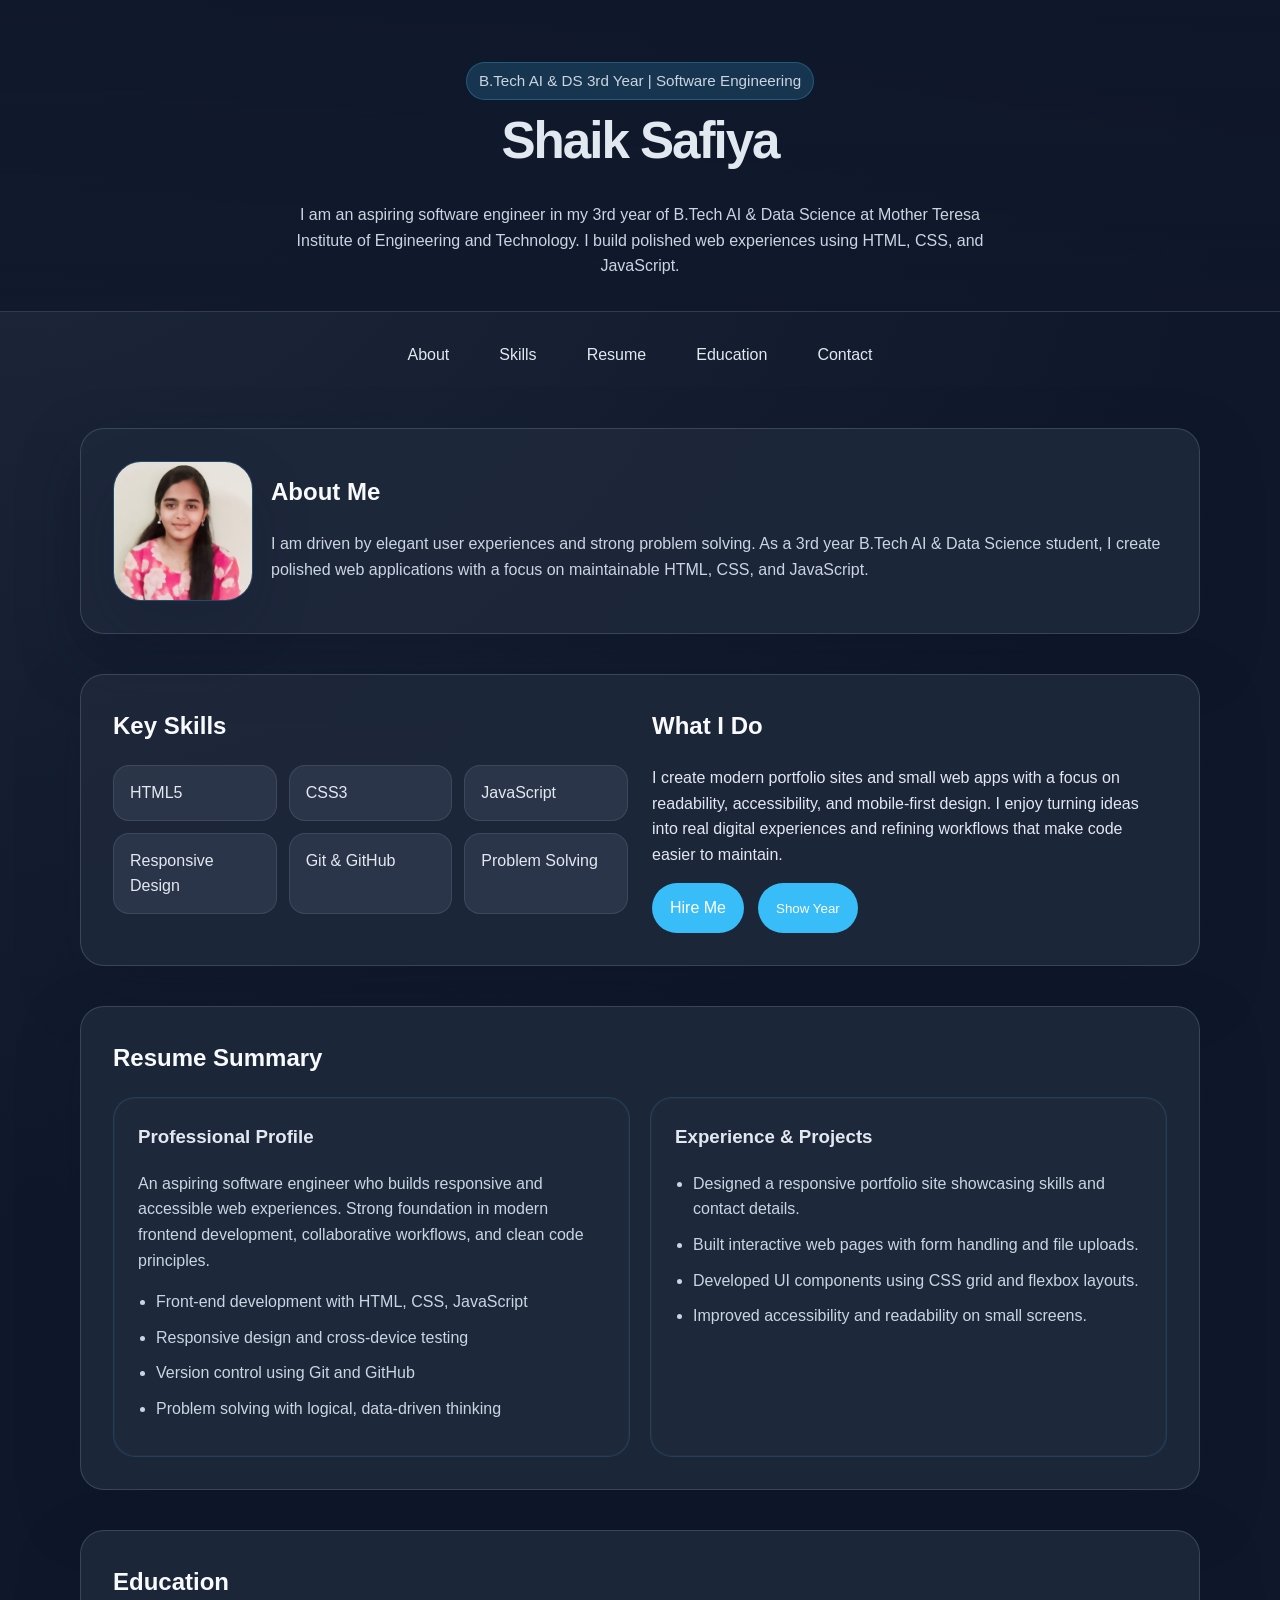
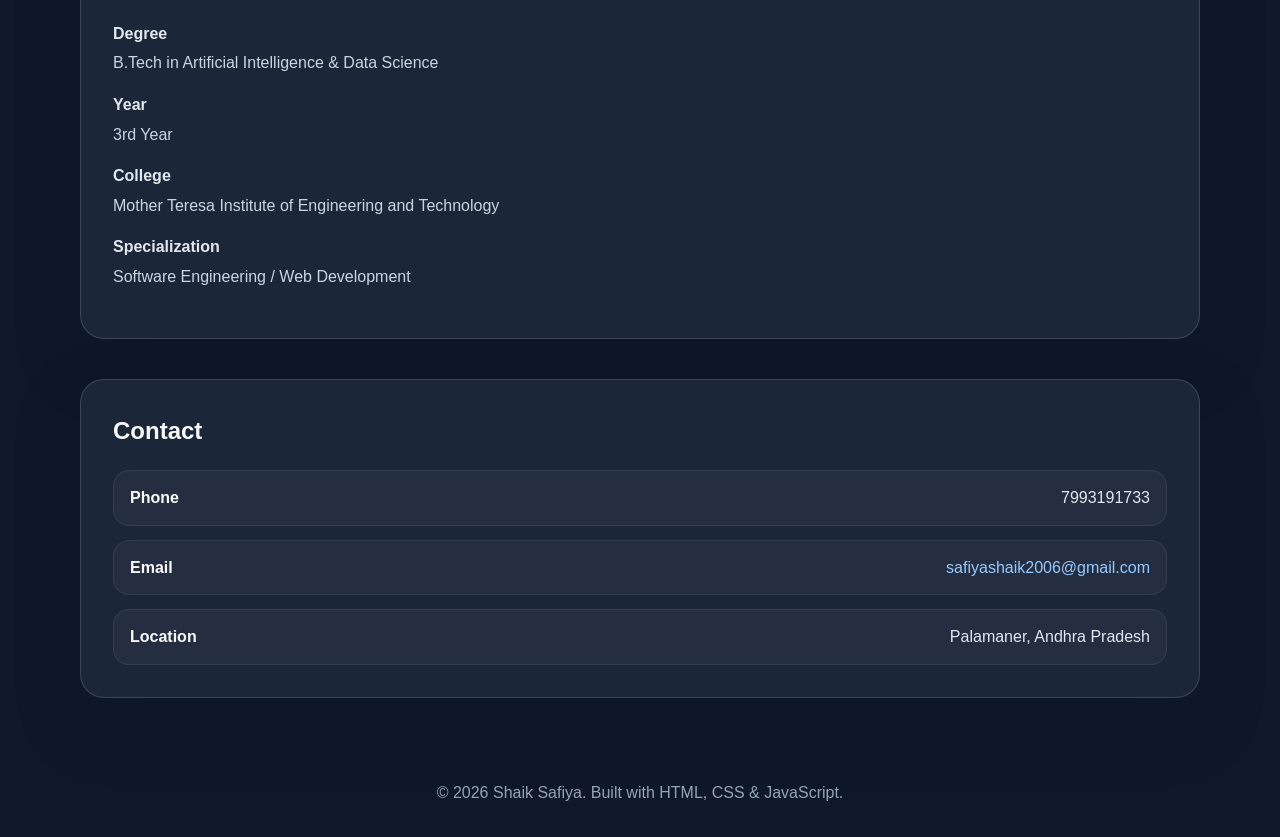
<file: index.html>
<!DOCTYPE html>
<html lang="en">
<head>
  <meta charset="UTF-8">
  <meta name="viewport" content="width=device-width, initial-scale=1.0">
  <title>Redirecting to Portfolio</title>
  <meta http-equiv="refresh" content="0; url=HTML-CSS/index.html">
</head>
<body>
  <p>Redirecting to <a href="HTML-CSS/index.html">your portfolio</a>...</p>
</body>
</html>
</file>
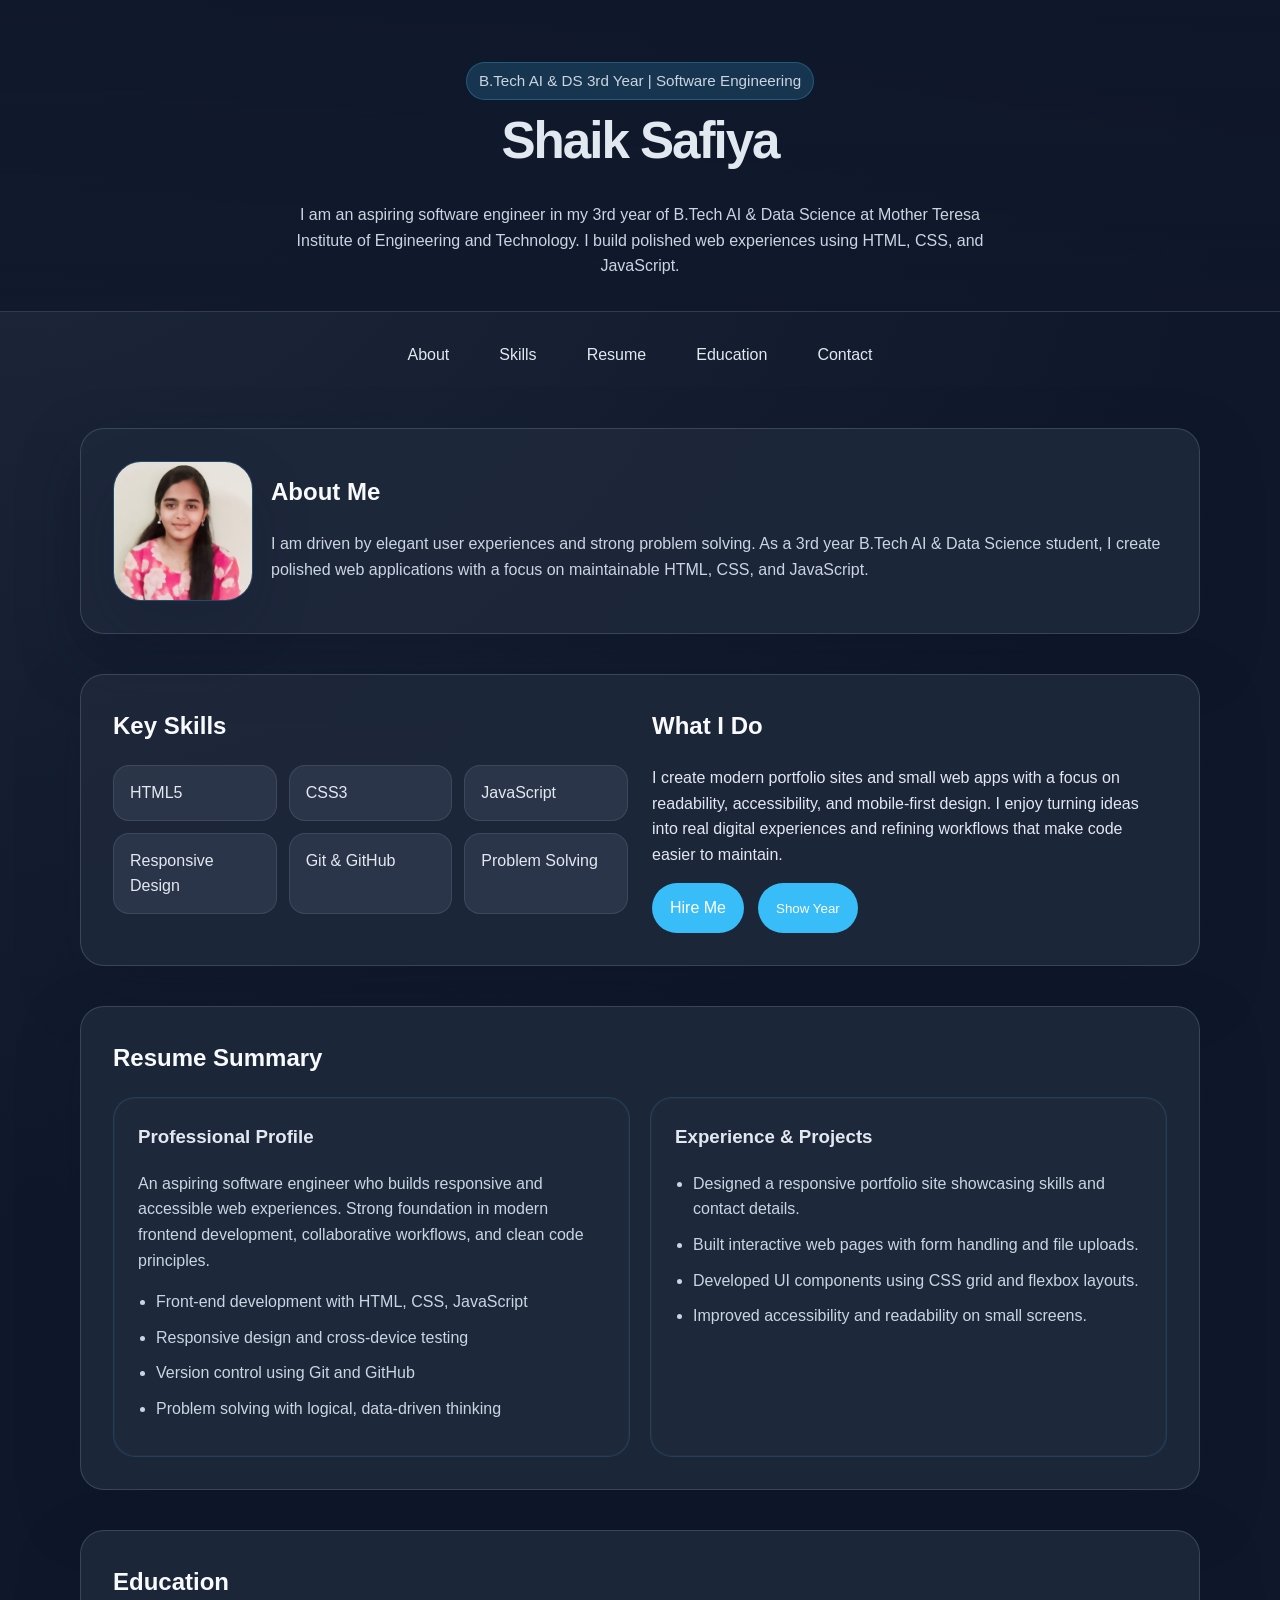
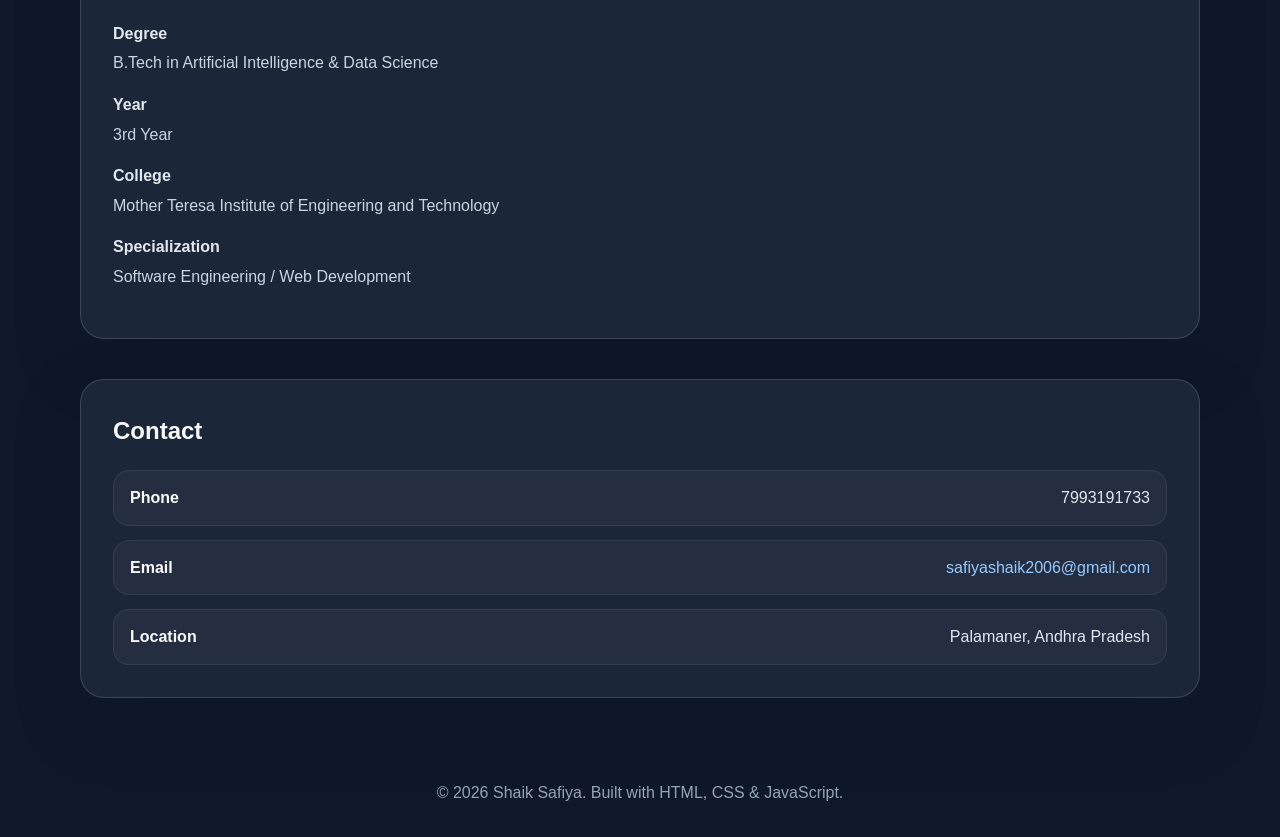
<file: HTML-CSS/index.html>
<!DOCTYPE html>
<html lang="en">
<head>
    <meta charset="UTF-8">
    <meta name="viewport" content="width=device-width, initial-scale=1.0">
    <title>Shaik Safiya | Portfolio</title>
    <style>
        :root {
            --bg: #0f172a;
            --surface: #111827;
            --text: #e2e8f0;
            --accent: #38bdf8;
            --accent-strong: #60a5fa;
            --border: rgba(148, 163, 184, 0.25);
            --shadow: 0 24px 60px rgba(15, 23, 42, 0.35);
        }

        * {
            box-sizing: border-box;
        }

        body {
            margin: 0;
            font-family: 'Segoe UI', Tahoma, Geneva, Verdana, sans-serif;
            background: radial-gradient(circle at top left, #1e293b 0%, #0f172a 45%);
            color: var(--text);
            line-height: 1.6;
        }

        header {
            padding: 42px 24px 32px;
            text-align: center;
            background: linear-gradient(180deg, rgba(15, 23, 42, 0.95), rgba(15, 23, 42, 0.82));
            border-bottom: 1px solid var(--border);
        }

        .container {
            width: min(1120px, 100% - 32px);
            margin: 0 auto;
        }

        .intro {
            max-width: 760px;
            margin: 0 auto;
        }

        .intro h1 {
            margin: 0;
            font-size: clamp(2.4rem, 4vw, 3.8rem);
            letter-spacing: -0.04em;
        }

        .intro p {
            margin: 20px auto 0;
            max-width: 700px;
            color: #cbd5e1;
        }

        nav {
            display: flex;
            justify-content: center;
            gap: 18px;
            flex-wrap: wrap;
            padding: 20px 0 10px;
        }

        nav a {
            color: var(--text);
            text-decoration: none;
            padding: 10px 16px;
            border-radius: 999px;
            transition: background 0.25s ease, transform 0.25s ease;
        }

        nav a:hover {
            background: rgba(56, 189, 248, 0.18);
            transform: translateY(-1px);
        }

        section {
            margin: 40px 0;
            padding: 32px;
            border-radius: 24px;
            background: rgba(30, 41, 59, 0.9);
            border: 1px solid var(--border);
            box-shadow: var(--shadow);
        }

        .grid {
            display: grid;
            gap: 24px;
        }

        .grid-2 {
            grid-template-columns: repeat(2, minmax(0, 1fr));
        }

        h2 {
            margin-top: 0;
            color: #f8fafc;
        }

        .badge {
            display: inline-flex;
            padding: 6px 12px;
            border-radius: 999px;
            background: rgba(56, 189, 248, 0.18);
            color: #bfdbfe;
            font-size: 0.95rem;
            border: 1px solid rgba(56, 189, 248, 0.28);
        }

        .profile-card {
            display: grid;
            gap: 18px;
            align-items: center;
            grid-template-columns: auto 1fr;
        }

        .profile-avatar {
            width: 140px;
            height: 140px;
            border-radius: 28px;
            overflow: hidden;
            border: 1px solid rgba(56, 189, 248, 0.25);
            box-shadow: 0 24px 60px rgba(15, 23, 42, 0.18);
        }

        .profile-avatar img {
            width: 100%;
            height: 100%;
            object-fit: cover;
            display: block;
        }

        .resume-grid {
            display: grid;
            grid-template-columns: repeat(2, minmax(0, 1fr));
            gap: 20px;
        }

        .resume-card {
            padding: 24px;
            border-radius: 22px;
            background: rgba(30, 41, 59, 0.92);
            border: 1px solid rgba(56, 189, 248, 0.16);
            box-shadow: inset 0 0 0 1px rgba(255,255,255,0.03);
        }

        .resume-card h3 {
            margin-top: 0;
            color: #e2e8f0;
        }

        .resume-card p,
        .resume-card li {
            color: #cbd5e1;
        }

        .resume-card ul {
            padding-left: 18px;
            margin: 12px 0 0;
        }

        .resume-card li {
            margin-bottom: 10px;
        }

        .profile-meta p {
            margin: 6px 0;
            color: #cbd5e1;
        }

        .details dt {
            font-weight: 700;
            margin-top: 16px;
        }

        .details dd {
            margin: 4px 0 0;
            color: #cbd5e1;
        }

        ul.skills {
            display: grid;
            grid-template-columns: repeat(auto-fit, minmax(160px, 1fr));
            gap: 12px;
            padding: 0;
            list-style: none;
            margin: 0;
        }

        ul.skills li {
            background: rgba(148, 163, 184, 0.12);
            padding: 14px 16px;
            border-radius: 16px;
            border: 1px solid rgba(148, 163, 184, 0.18);
        }

        .button-row {
            display: flex;
            flex-wrap: wrap;
            gap: 14px;
        }

        .button {
            display: inline-flex;
            align-items: center;
            justify-content: center;
            padding: 12px 18px;
            border-radius: 999px;
            border: none;
            color: white;
            background: var(--accent);
            cursor: pointer;
            transition: transform 0.2s ease, background 0.2s ease;
            text-decoration: none;
        }

        .button:hover {
            background: var(--accent-strong);
            transform: translateY(-1px);
        }

        .contact-list {
            display: grid;
            gap: 14px;
            padding: 0;
            margin: 0;
            list-style: none;
        }

        .contact-list li {
            display: flex;
            justify-content: space-between;
            gap: 16px;
            padding: 14px 16px;
            border-radius: 16px;
            background: rgba(255, 255, 255, 0.04);
            border: 1px solid rgba(148, 163, 184, 0.12);
        }

        .contact-list strong {
            color: #f8fafc;
        }

        footer {
            text-align: center;
            padding: 26px 0 16px;
            color: #94a3b8;
        }

        @media (max-width: 720px) {
            .profile-card {
                grid-template-columns: 1fr;
                text-align: center;
            }

            .profile-card .profile-meta {
                justify-self: center;
            }

            .grid-2 {
                grid-template-columns: 1fr;
            }
        }
    </style>
</head>
<body>
    <header>
        <div class="container intro">
            <p class="badge">B.Tech AI & DS 3rd Year | Software Engineering</p>
            <h1>Shaik Safiya</h1>
            <p>I am an aspiring software engineer in my 3rd year of B.Tech AI & Data Science at Mother Teresa Institute of Engineering and Technology. I build polished web experiences using HTML, CSS, and JavaScript.</p>
        </div>
    </header>

    <div class="container">
        <nav>
            <a href="#about">About</a>
            <a href="#skills">Skills</a>
            <a href="#resume">Resume</a>
            <a href="#education">Education</a>
            <a href="#contact">Contact</a>
        </nav>

        <section id="about">
            <div class="profile-card">
                <div class="profile-avatar">
                    <img src="safiya.jpg" alt="Shaik Safiya">
                </div>
                <div class="profile-meta">
                    <h2>About Me</h2>
                    <p>I am driven by elegant user experiences and strong problem solving. As a 3rd year B.Tech AI & Data Science student, I create polished web applications with a focus on maintainable HTML, CSS, and JavaScript.</p>
                </div>
            </div>
        </section>

        <section id="skills" class="grid grid-2">
            <div>
                <h2>Key Skills</h2>
                <ul class="skills">
                    <li>HTML5</li>
                    <li>CSS3</li>
                    <li>JavaScript</li>
                    <li>Responsive Design</li>
                    <li>Git & GitHub</li>
                    <li>Problem Solving</li>
                </ul>
            </div>
            <div>
                <h2>What I Do</h2>
                <p>I create modern portfolio sites and small web apps with a focus on readability, accessibility, and mobile-first design. I enjoy turning ideas into real digital experiences and refining workflows that make code easier to maintain.</p>
                <div class="button-row">
                    <a class="button" href="#contact">Hire Me</a>
                    <button class="button" id="themeToggle">Show Year</button>
                </div>
            </div>
        </section>

        <section id="resume">
            <h2>Resume Summary</h2>
            <div class="resume-grid">
                <article class="resume-card">
                    <h3>Professional Profile</h3>
                    <p>An aspiring software engineer who builds responsive and accessible web experiences. Strong foundation in modern frontend development, collaborative workflows, and clean code principles.</p>
                    <ul>
                        <li>Front-end development with HTML, CSS, JavaScript</li>
                        <li>Responsive design and cross-device testing</li>
                        <li>Version control using Git and GitHub</li>
                        <li>Problem solving with logical, data-driven thinking</li>
                    </ul>
                </article>
                <article class="resume-card">
                    <h3>Experience & Projects</h3>
                    <ul>
                        <li>Designed a responsive portfolio site showcasing skills and contact details.</li>
                        <li>Built interactive web pages with form handling and file uploads.</li>
                        <li>Developed UI components using CSS grid and flexbox layouts.</li>
                        <li>Improved accessibility and readability on small screens.</li>
                    </ul>
                </article>
            </div>
        </section>
        <section id="education">
            <h2>Education</h2>
            <dl class="details">
                <dt>Degree</dt>
                <dd>B.Tech in Artificial Intelligence & Data Science</dd>
                <dt>Year</dt>
                <dd>3rd Year</dd>
                <dt>College</dt>
                <dd>Mother Teresa Institute of Engineering and Technology</dd>
                <dt>Specialization</dt>
                <dd>Software Engineering / Web Development</dd>
            </dl>
        </section>

        <section id="contact">
            <h2>Contact</h2>
            <ul class="contact-list">
                <li><strong>Phone</strong><span>7993191733</span></li>
                <li><strong>Email</strong><span><a href="mailto:safiyashaik2006@gmail.com" style="color:#96caff; text-decoration:none;">safiyashaik2006@gmail.com</a></span></li>
                <li><strong>Location</strong><span>Palamaner, Andhra Pradesh</span></li>
            </ul>
        </section>
    </div>

    <footer>
        <p>&copy; <span id="currentYear"></span> Shaik Safiya. Built with HTML, CSS & JavaScript.</p>
    </footer>

    <script>
        const yearEl = document.getElementById('currentYear');
        yearEl.textContent = new Date().getFullYear();

        document.getElementById('themeToggle').addEventListener('click', () => {
            alert('Hello! I am Shaik Safiya, a B.Tech AI & DS student and aspiring software engineer.');
        });
    </script>
</body>
</html>
</file>
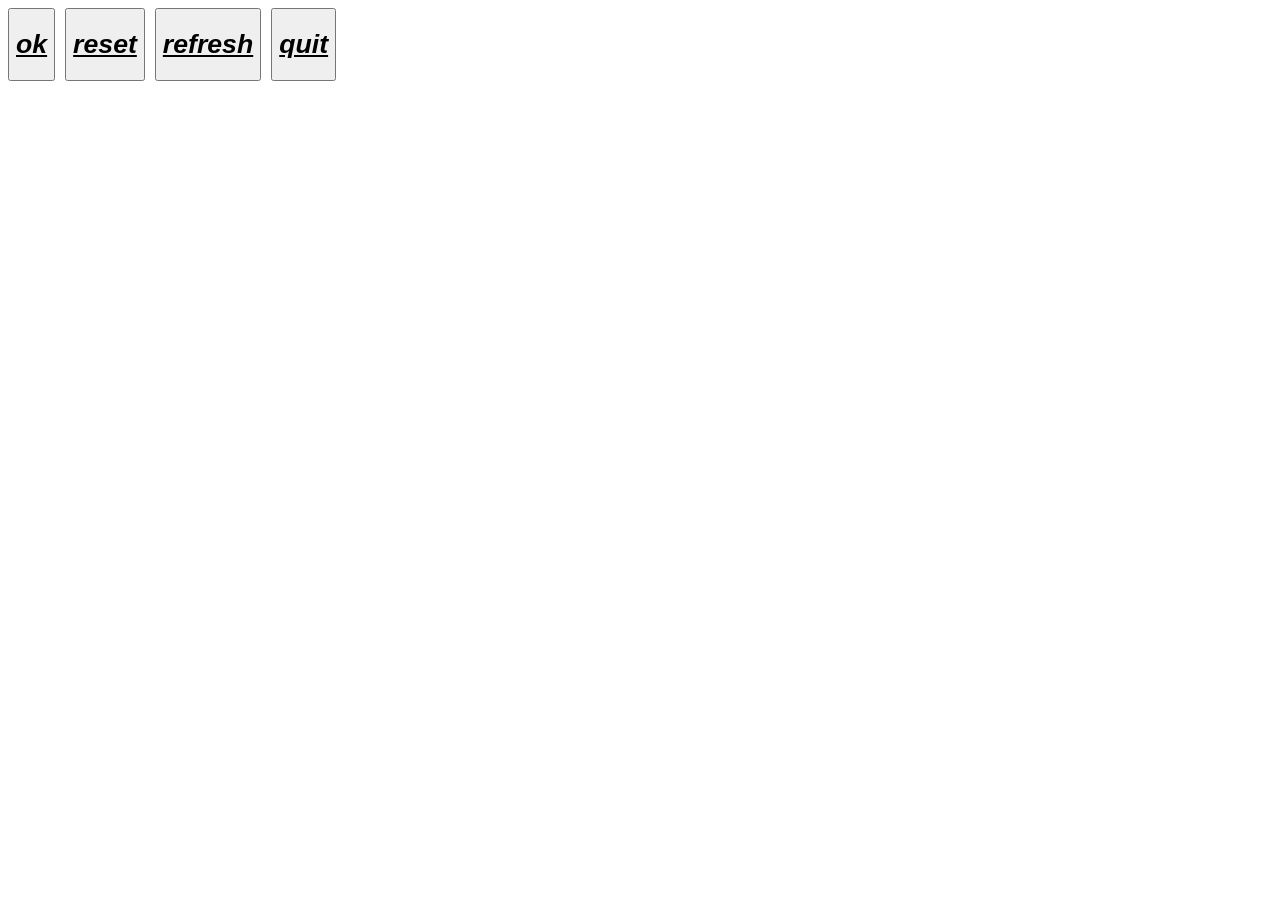
<file: HTML-CSS/blank.html>
<!DOCTYPE html>
<html lang="en">
<head>
    <meta charset="UTF-8">
    <meta name="viewport" content="width=device-width, initial-scale=1.0">
    <title>Color</title>
    <link rel="stylesheet" href="gradient.css">
</head>
<body>
    <b><button><u><i>
        <h1>ok</h1>
    </i></u></button></b>
    <b><button><u><i>
        <h1>reset</h1>
    </i></u></button></b>
    <b><button><u><i>
        <h1>refresh</h1>
    </i></u></button></b>
    <b><button><u><i>
        <h1>quit</h1>
    </i></u></button></b>
</body>
</html>
</file>
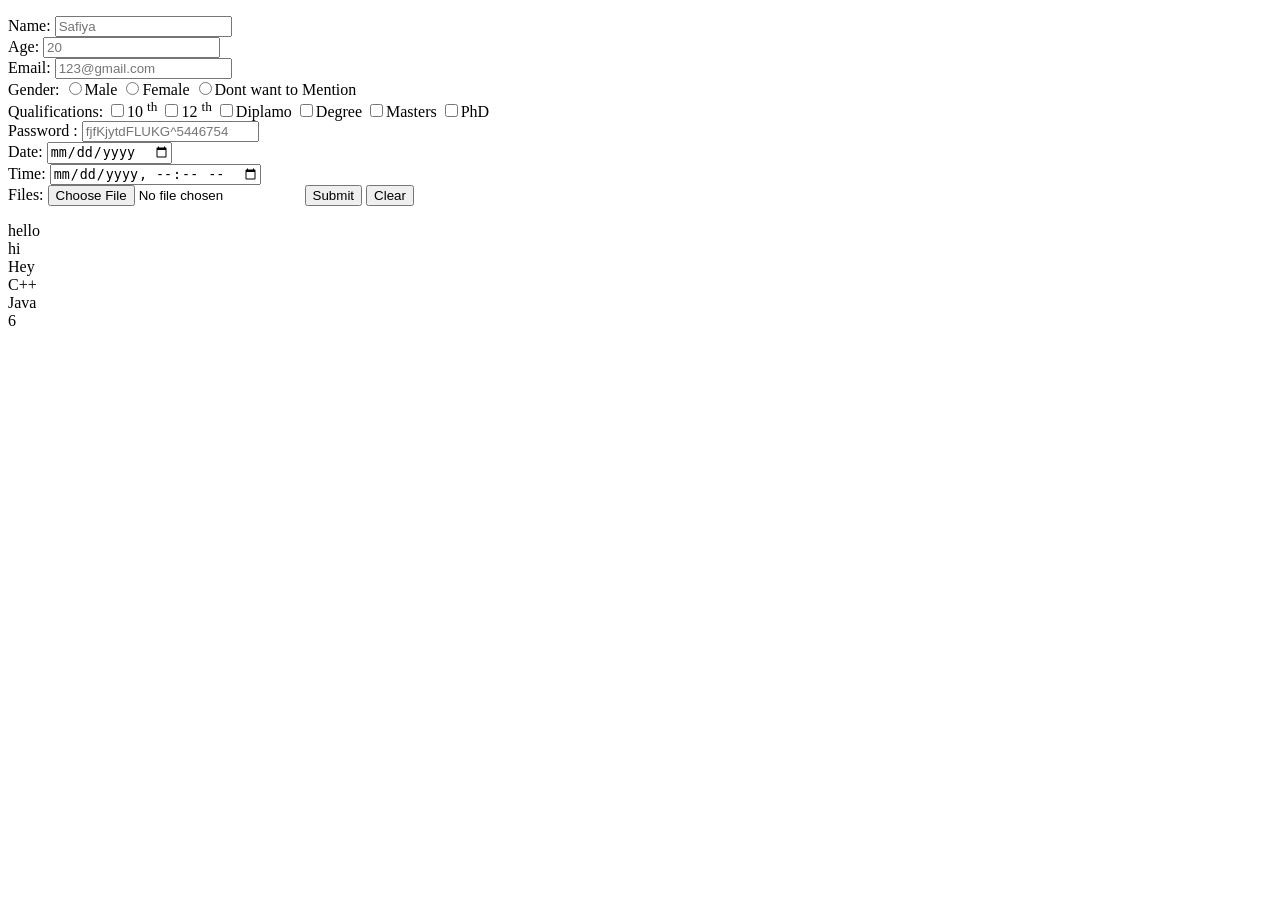
<file: HTML-CSS/form.html>
<!DOCTYPE html>
<html lang="en">
<head>
    <meta charset="UTF-8">
    <meta name="viewport" content="width=device-width, initial-scale=1.0">
    <title>Forms</title>
</head>
<body>
    <form>
        <p>
            Name: <input type="text" placeholder="Safiya"><br>
            Age: <input type="number" placeholder="20"><br>
            Email: <input type="mail" placeholder="123@gmail.com"><br>
            Gender: <input type="radio" name="gender" id="1">Male
            <input type="radio" name="gender" id="2">Female
            <input type="radio" name="gender" id="3">Dont want to Mention <br>
            Qualifications: <input type="checkbox" name="qualification" id="1">10 <sup>th</sup> 
            <input type="checkbox" name="qualification" id="2">12 <sup>th</sup>
            <input type="checkbox" name="qualification" id="6">Diplamo
            <input type="checkbox" name="qualification" id="3">Degree
            <input type="checkbox" name="qualification" id="4">Masters
            <input type="checkbox" name="qualification" id="5">PhD <br>
            Password : <input type="password" placeholder="fjfKjytdFLUKG^5446754"><br>
            Date: <input type="date"><br>
            Time: <input type="datetime-local">
            <br>
            Files: <input type="file">
            <button type="submit">Submit</button> <button type="reset">Clear</button>
        </p>
    </form>
    <header>hello</header>
    <div id="1">hi</div>
    <div id="2">Hey</div>
    <div class="CSE">C++</div>
    <label for="Name">Java</label>
    <footer>6</footer>
</body>
</html>
</file>
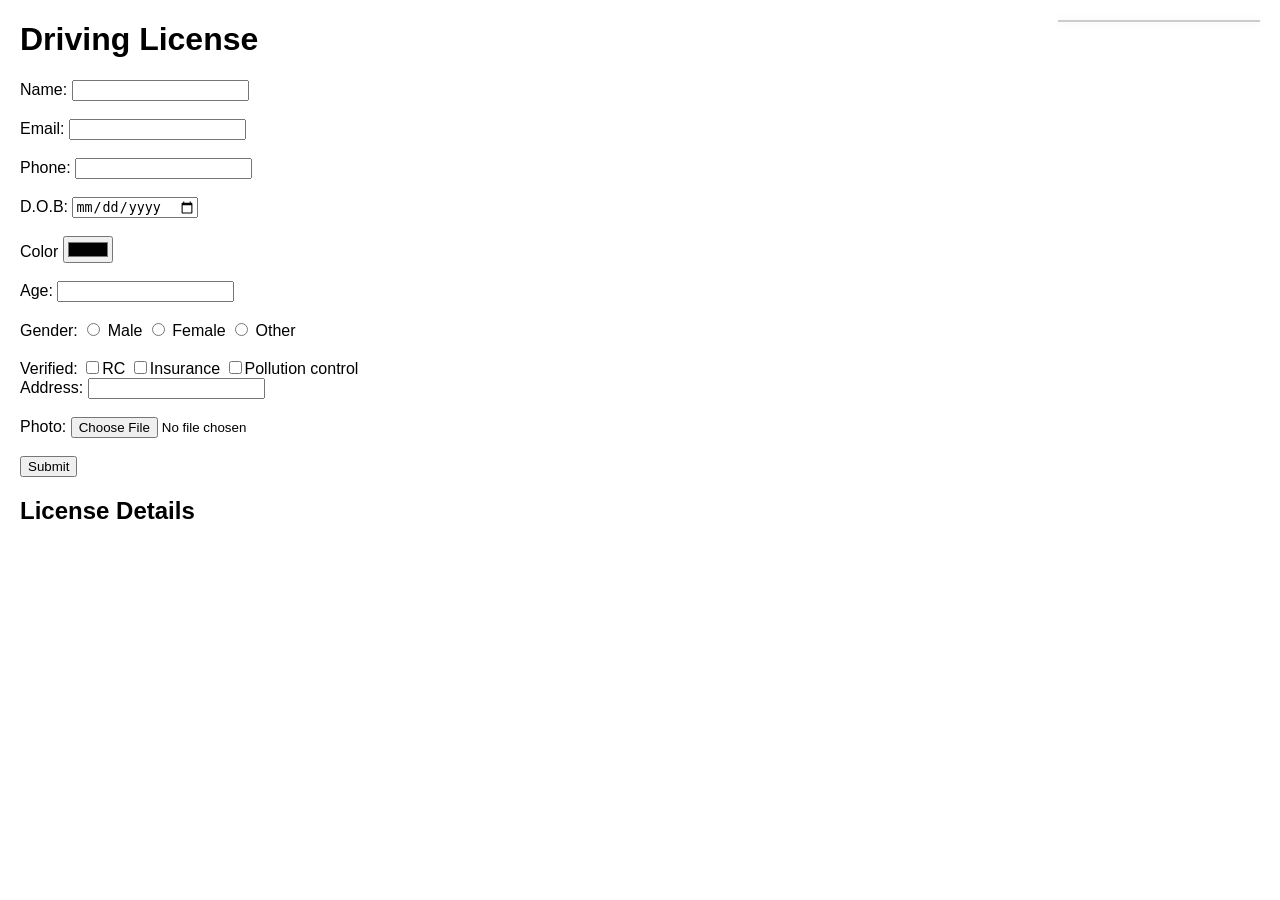
<file: HTML-CSS/form1.html>
<!DOCTYPE html>
<html lang="en">
<head>
    <meta charset="UTF-8">
    <meta name="viewport" content="width=device-width, initial-scale=1.0">
    <title>Responsive Form</title>
    <style>
        body {
            margin: 0;
            padding: 0;
            font-family: Arial, sans-serif;
        }
        #details {
            margin: 20px;
            max-width: 500px;
        }
        #dp {
            position: absolute;
            top: 20px;
            right: 20px;
            width: 200px;
            height: auto;
            border: 1px solid #ccc;
            box-shadow: 0 0 8px rgba(0,0,0,0.1);
        }
        h1, h2 {
            margin-left: 20px;
        }
        p {
            margin-left: 20px;
        }
    </style>
</head>
<body>
    <h1>Driving License</h1>
    <form id ="details">
        <label>Name:</label>
        <input type="text" id="name" required>
        <br><br>
        <label>Email:</label>
        <input type="email" id="mail" required>
        <br><br>
        <label>Phone:</label>
        <input type ="number" id ="phone" required>
        <br><br>
        <label>D.O.B:</label>
        <input type="date" id="dob" required>
        <br><br>
        <label>Color</label>
        <input type="color" id="color">
        <br><br>
         <label>Age:</label>
        <input type ="number" id ="age" required>
        <br><br>
        <label>Gender:</label>
        <input type="radio" name="gender" id="gender-male" value="Male" required> <label for="gender-male">Male</label>
        <input type="radio" name="gender" id="gender-female" value="Female"> <label for="gender-female">Female</label>
        <input type="radio" name="gender" id="gender-other" value="Other"> <label for="gender-other">Other</label>
        <br><br>
        <label>Verified:</label>
        <input type="checkbox" name = "documents" value="RC book">RC
        <input type="checkbox" name="documents" value="Insurance">Insurance
        <input type="checkbox" name="documents" value="Pollution control">Pollution control
        <br>        
         <label>Address:</label> 
        <input type ="text" id ="address" required>
        <br><br>
        <label>Photo:</label>
        <input type ="file" id ="image" accept="image/*" required>
        <br><br>
        <button type="submit">Submit</button>
            </form>
            <h2>License Details</h2>
            <p id="p1"></p>
            <p id="p2"></p>
            <p id="p3"></p>
            <p id="p4"></p>
            <p id="p5"></p>
            <p id="p6"></p>
            <p id="p7"></p>
            <img id="dp" width="200px">
            <script src ="Form.js"></script>
</body>
</html>
</file>
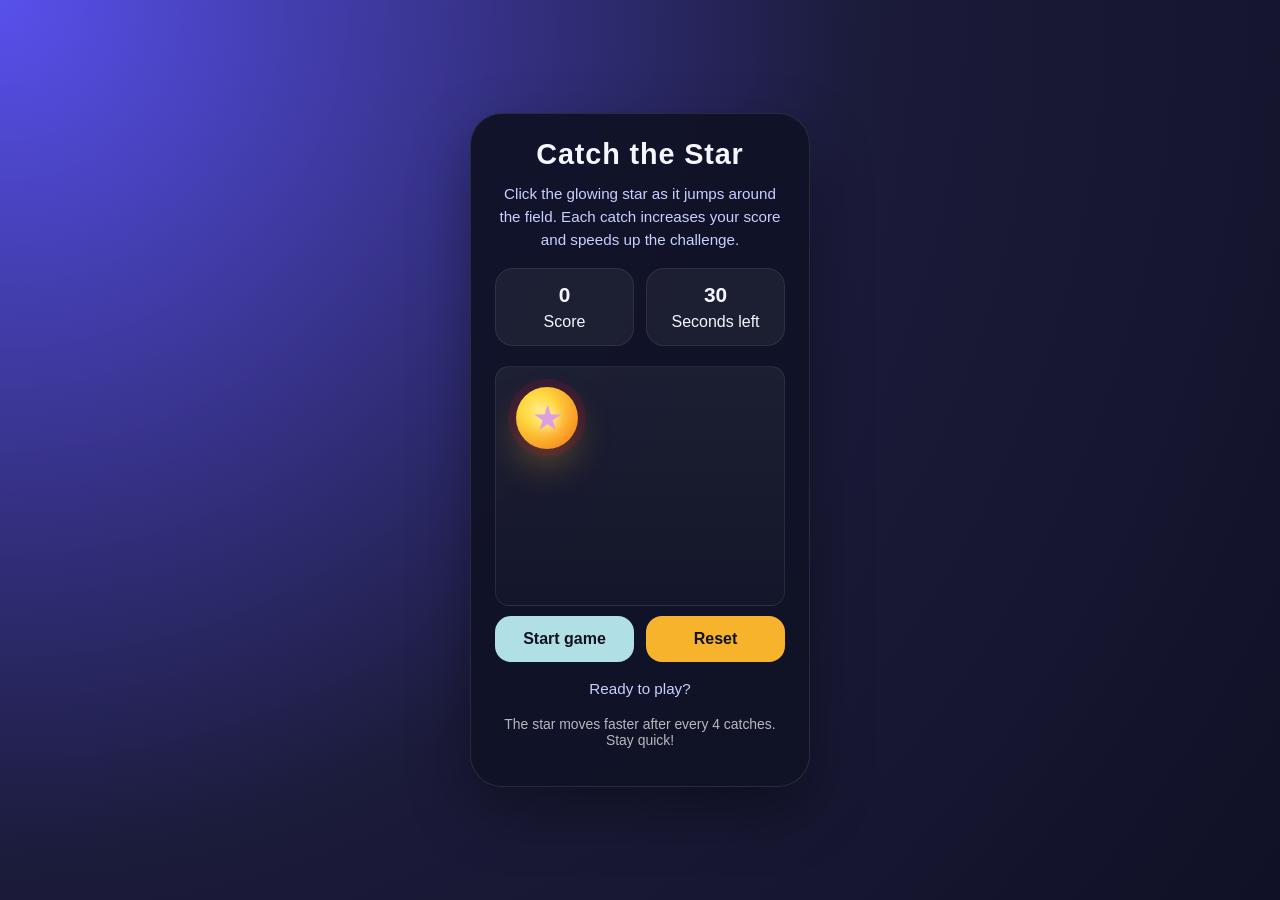
<file: HTML-CSS/game.html>
﻿<!DOCTYPE html>
<html lang="en">
<head>
  <meta charset="UTF-8" />
  <meta name="viewport" content="width=device-width, initial-scale=1.0" />
  <title>Catch the Star</title>
  <style>
    :root {
      color-scheme: dark;
      font-family: 'Segoe UI', Tahoma, Geneva, Verdana, sans-serif;
    }

    * {
      box-sizing: border-box;
    }

    body {
      margin: 0;
      min-height: 100vh;
      display: flex;
      align-items: center;
      justify-content: center;
      background: radial-gradient(circle at top left, #5850ec 0%, #1b1b3a 55%, #101126 100%);
      color: #f4f7ff;
    }

    .game-board {
      width: 340px;
      padding: 24px;
      border-radius: 32px;
      background: rgba(16, 18, 38, 0.95);
      border: 1px solid rgba(255, 255, 255, 0.1);
      box-shadow: 0 24px 60px rgba(0, 0, 0, 0.35);
    }

    .title {
      margin: 0 0 12px;
      font-size: 1.8rem;
      letter-spacing: 0.03em;
      text-align: center;
    }

    .subtitle {
      margin: 0 0 16px;
      text-align: center;
      color: #c8d0ff;
      font-size: 0.95rem;
      line-height: 1.5;
    }

    .status-row {
      display: flex;
      justify-content: space-between;
      gap: 12px;
      margin-bottom: 20px;
    }

    .status-card {
      flex: 1;
      padding: 14px 16px;
      border-radius: 18px;
      background: rgba(255, 255, 255, 0.05);
      border: 1px solid rgba(255, 255, 255, 0.08);
      text-align: center;
    }

    .status-card strong {
      display: block;
      font-size: 1.3rem;
      margin-bottom: 6px;
    }

    .board-area {
      position: relative;
      width: 100%;
      height: 240px;
      margin-bottom: 10px;
      border-radius: 14px;
      overflow: hidden;
      background: linear-gradient(180deg, rgba(255, 255, 255, 0.05), rgba(255, 255, 255, 0.02));
      border: 1px solid rgba(255, 255, 255, 0.08);
    }

    .star {
      position: absolute;
      width: 62px;
      height: 62px;
      border-radius: 50%;
      background: radial-gradient(circle at 35% 35%, #ffea7b 0%, #ffd83f 28%, #f78d1f 80%);
      box-shadow: 0 0 0 8px rgba(255, 0, 43, 0.12), 0 18px 35px rgba(255, 190, 33, 0.25);
      cursor: pointer;
      display: flex;
      align-items: center;
      justify-content: center;
      transition: transform 120ms ease, opacity 120ms ease;
    }

    .star:active {
      transform: scale(0.92);
    }

    .star::before {
      content: '★';
      font-size: 2.2rem;
      color:plum;
      text-shadow: 0 0 12px rgba(255, 255, 255, 0.8);
    }

    .controls {
      display: grid;
      grid-template-columns: repeat(2, 1fr);
      gap: 12px;
    }

    button {
      padding: 14px 16px;
      border: none;
      border-radius: 16px;
      cursor: pointer;
      font-size: 1rem;
      font-weight: 600;
      color: #12121f;
      transition: transform 120ms ease, box-shadow 120ms ease;
    }

    button:hover {
      transform: translateY(-1px);
      box-shadow: 0 10px 20px rgba(0, 0, 0, 0.15);
    }

    #startBtn {
      background: powderblue;
    }

    #resetBtn {
      background: #f7b32b;
    }

    .message {
      margin-top: 18px;
      text-align: center;
      font-size: 0.95rem;
      color: #c8d0ff;
      min-height: 1.4em;
    }

    .small-note {
      margin-top: 10px;
      font-size: 0.87rem;
      color: rgba(255, 255, 255, 0.7);
      text-align: center;
    }
  </style>
</head>
<body>
  <div class="game-board">
    <h1 class="title">Catch the Star</h1>
    <p class="subtitle">Click the glowing star as it jumps around the field. Each catch increases your score and speeds up the challenge.</p>

    <div class="status-row">
      <div class="status-card">
        <strong id="score">0</strong>
        Score
      </div>
      <div class="status-card">
        <strong id="time">30</strong>
        Seconds left
      </div>
    </div>

    <div class="board-area" id="board">
      <div id="star" class="star" title="Catch me!" aria-label="Catch the star"></div>
    </div>

    <div class="controls">
      <button id="startBtn">Start game</button>
      <button id="resetBtn">Reset</button>
    </div>

    <p class="message" id="message">Ready to play?</p>
    <p class="small-note">The star moves faster after every 4 catches. Stay quick!</p>
  </div>

  <script>
    const board = document.getElementById('board');
    const star = document.getElementById('star');
    const scoreEl = document.getElementById('score');
    const timeEl = document.getElementById('time');
    const messageEl = document.getElementById('message');
    const startBtn = document.getElementById('startBtn');
    const resetBtn = document.getElementById('resetBtn');

    let score = 0;
    let timeLeft = 30;
    let intervalId = null;
    let moveIntervalId = null;
    let moveDelay = 900;
    let gameActive = false;

    function getRandomPosition() {
      const area = board.getBoundingClientRect();
      const size = star.offsetWidth;
      const maxX = area.width - size;
      const maxY = area.height - size;
      return {
        x: Math.round(Math.random() * maxX),
        y: Math.round(Math.random() * maxY)
      };
    }

    function moveStar() {
      const { x, y } = getRandomPosition();
      star.style.transform = `translate(${x}px, ${y}px)`;
    }

    function changeSpeed() {
      const newDelay = Math.max(400, 900 - Math.floor(score / 4) * 100);
      if (newDelay !== moveDelay) {
        moveDelay = newDelay;
        restartStarMovement();
      }
    }

    function updateBoard() {
      scoreEl.textContent = score;
      timeEl.textContent = timeLeft;
    }

    function tick() {
      if (!gameActive) return;
      timeLeft -= 1;
      updateBoard();
      if (timeLeft <= 0) {
        endGame();
      }
    }

    function startGame() {
      if (gameActive) return;
      gameActive = true;
      score = 0;
      timeLeft = 30;
      moveDelay = 900;
      updateBoard();
      messageEl.textContent = 'Catch as many stars as you can!';
      moveStar();
      intervalId = setInterval(tick, 1000);
      restartStarMovement();
      startBtn.textContent = 'Playing...';
      startBtn.disabled = true;
    }

    function endGame() {
      gameActive = false;
      clearInterval(intervalId);
      clearInterval(moveIntervalId);
      messageEl.textContent = `Time's up! Your final score is ${score}.`;
      startBtn.textContent = 'Start game';
      startBtn.disabled = false;
    }

    function resetGame() {
      clearInterval(intervalId);
      clearInterval(moveIntervalId);
      gameActive = false;
      score = 0;
      timeLeft = 30;
      moveDelay = 900;
      updateBoard();
      messageEl.textContent = 'Ready to play?';
      star.style.transform = 'translate(20px, 20px)';
      startBtn.textContent = 'Start game';
      startBtn.disabled = false;
    }

    function restartStarMovement() {
      clearInterval(moveIntervalId);
      moveIntervalId = setInterval(() => {
        if (!gameActive) return;
        moveStar();
      }, moveDelay);
    }

    star.addEventListener('click', () => {
      if (!gameActive) return;
      score += 1;
      messageEl.textContent = 'Nice catch!';
      changeSpeed();
      moveStar();
      updateBoard();
    });

    startBtn.addEventListener('click', startGame);
    resetBtn.addEventListener('click', resetGame);

    window.addEventListener('load', resetGame);
  </script>
</body>
</html>
</file>
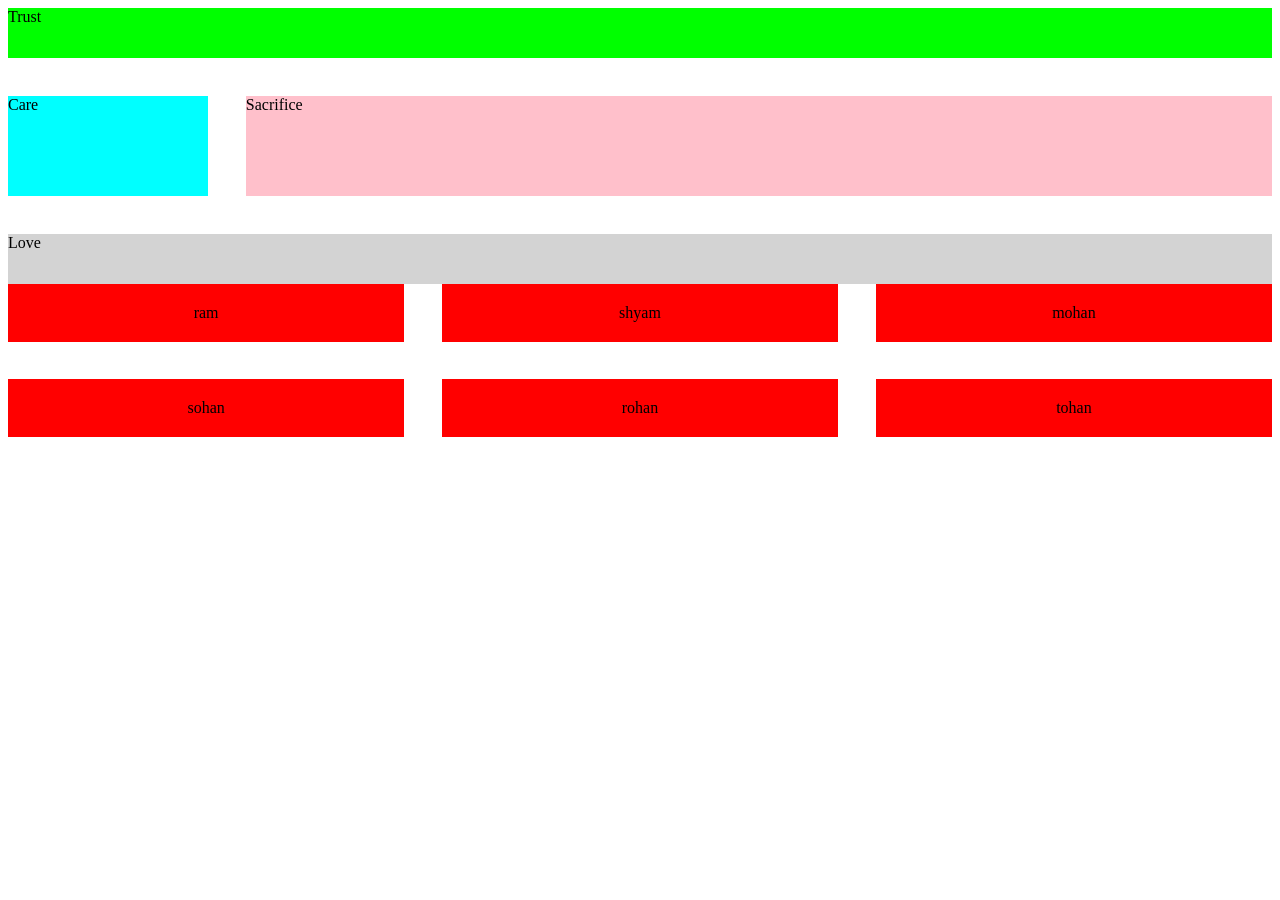
<file: HTML-CSS/grid.html>
<!DOCTYPE html>
<html lang="en">
<head>
    <meta charset="UTF-8">
    <meta name="viewport" content="width=device-width, initial-scale=1.0">
    <title>Grid</title>
    <link rel="stylesheet" href="grid.css">
</head>
<body>
    <div class="Friends">
        <header>Trust</header>
        <aside>Care</aside>
        <main>Sacrifice</main>
        <footer>Love</footer>
    </div>
    <div class="grid">
        <div class="d1">ram</div>
        <div class="d1">shyam</div>
        <div class="d1">mohan</div>
        <div class="d1">sohan</div>
        <div class="d1">rohan</div>
        <div class="d1">tohan</div>
    </div>
    
</body>
</html>
</file>
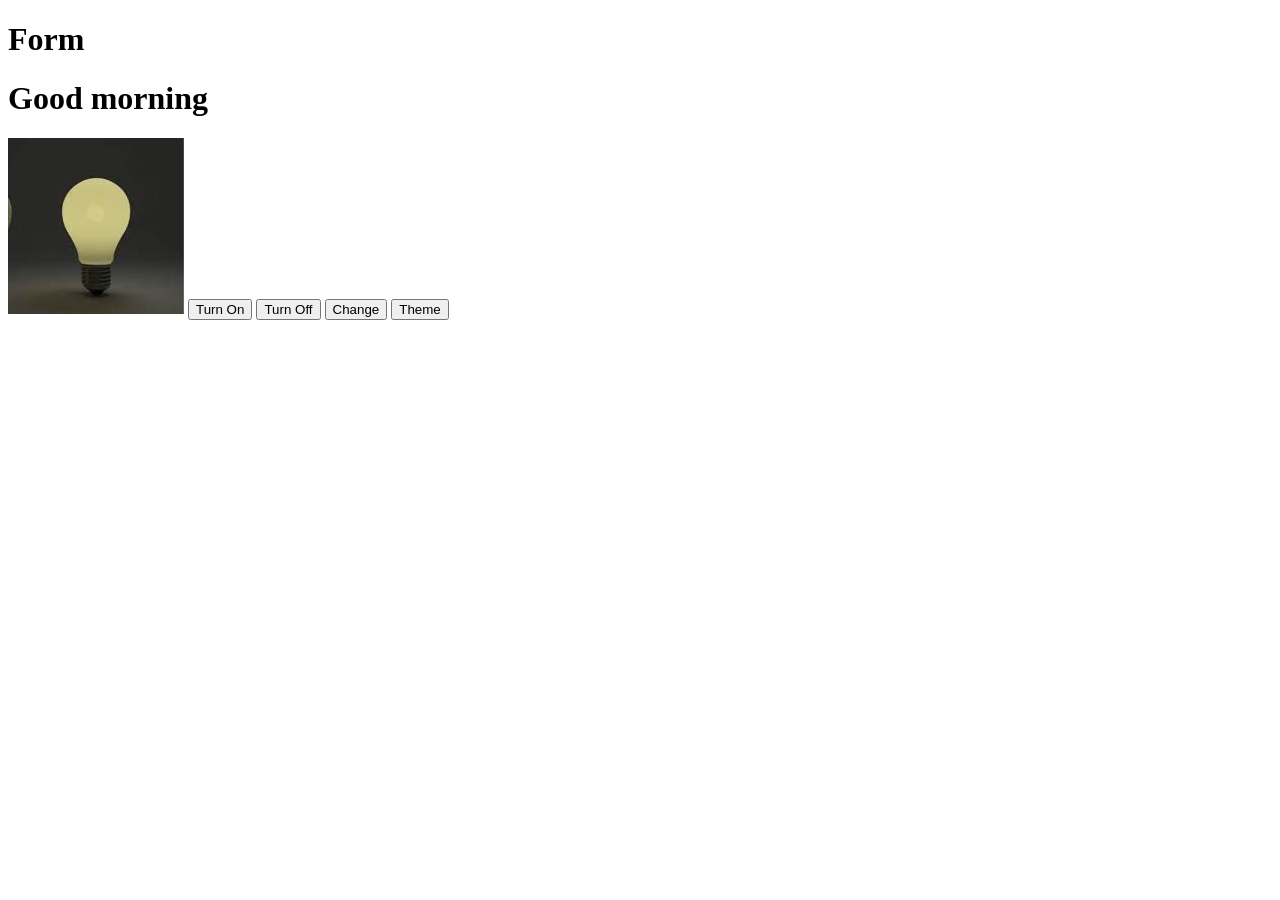
<file: HTML-CSS/inputs.html>
<!DOCTYPE html>
<html lang="en">
<head>
    <meta charset="UTF-8">
    <meta name="viewport" content="width=device-width, initial-scale=1.0">
    <title>Document</title>
    <script src="input.js"></script>
</head>
<body id="cap">
    <h1 id = "Data">Form</h1>
    <div>
        <form action="add">  

        </form>
        <h1 id="greet">Good morning</h1>
        <img id="on" src="turnon.jpg" alt="on">
        <button type="button" onclick="turn_on()">Turn On</button>
        <button type="button" onclick="turn_off()">Turn Off</button>
        <button type="button" onclick="greet_afternoon()">Change</button>
        <button type="button" onclick="change_color()">Theme</button>
    </div>

    
</body>
</html>
</file>
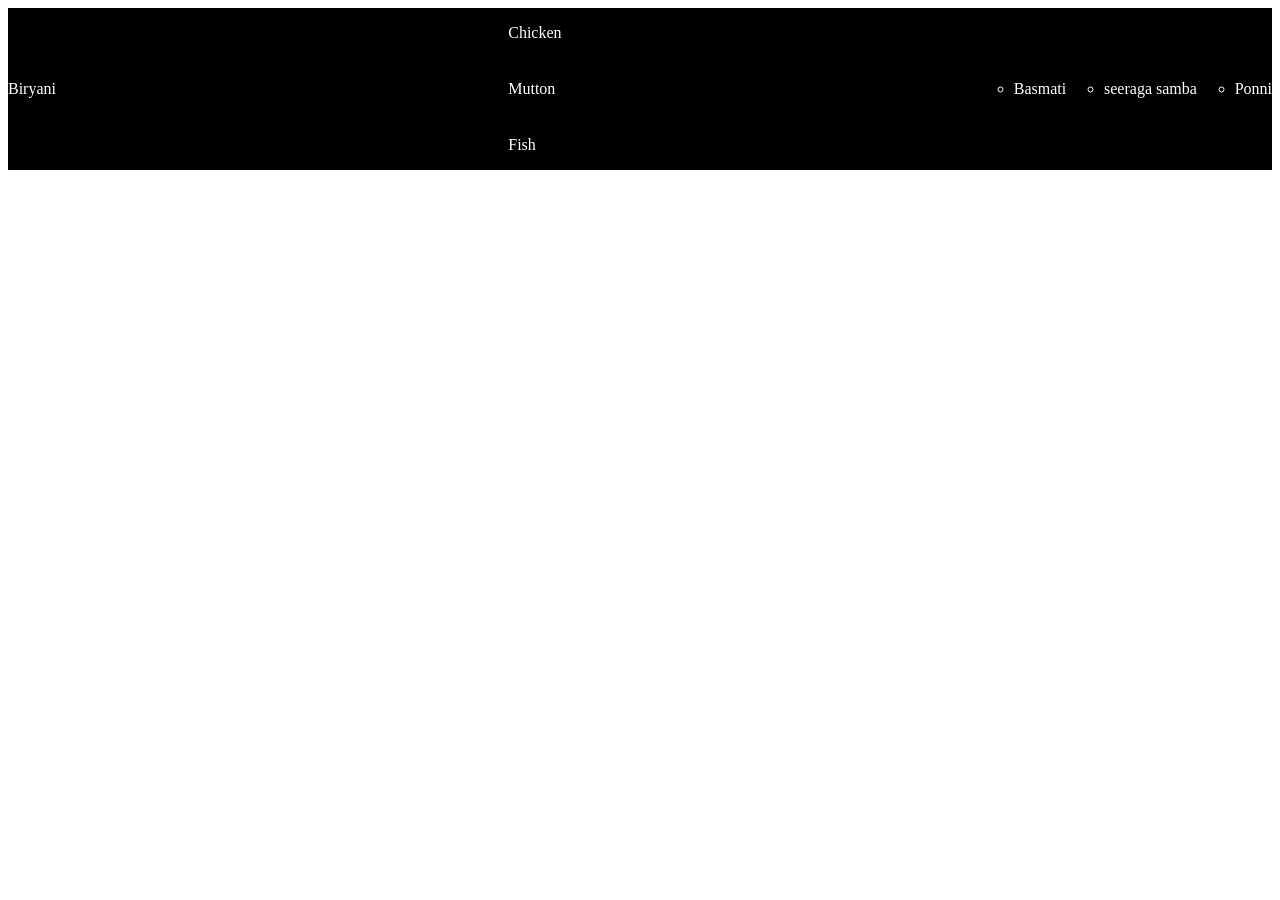
<file: HTML-CSS/Navigation_Bar.html>
<!DOCTYPE html>
<html lang="en">
<head>
    <meta charset="UTF-8">
    <meta name="viewport" content="width=device-width, initial-scale=1.0">
    <title>Document</title>
    <link rel="stylesheet" href="flex.css">
</head>
<body>
    <nav>
        <div class="Chicken">
            Biryani
        </div>
        <ul class="meat">
            <li>Chicken</li>
            <li>Mutton</li>
            <li>Fish</li>
        </ul>
            <ul>
            <li>Basmati</li>
            <li>seeraga samba</li>
            <li>Ponni</li>
        </ul>
    </nav>
</body>
</html>
</file>
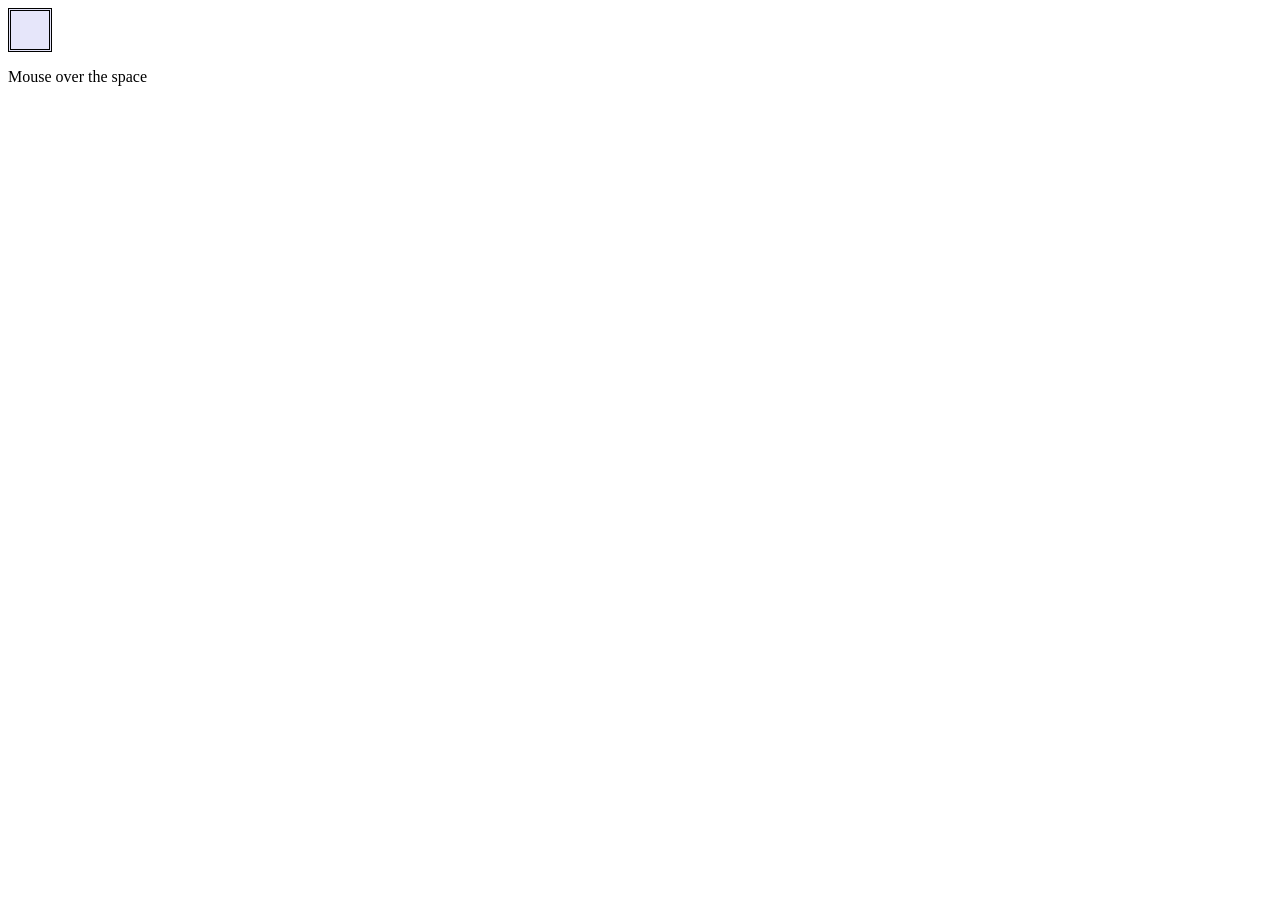
<file: HTML-CSS/Sunday.html>
<!DOCTYPE html>
<html lang="en">
<head>
    <meta charset="UTF-8">
    <meta name="viewport" content="width=device-width, initial-scale=1.0">
    <title>Document</title>
    <style>
        #chocolate
        {
            width: 1cm;
            height: 1cm;
            position: relative;
            background-color: lavender;
            border-style: double;

        }
    </style>
</head>
<body>
    <div id="chocolate">
       
    </div>
    <p> Mouse over the space </p>
    <script>
        const box=document.getElementById("chocolate");
        let x=100;
        let y=100;
        const step =10;
        document.addEventListener("keydown",function (keys) {
            if (keys.code=="ArrowDown") {
                y+=step;
            } else if (keys.code=="ArrowUp") {
                y-=step;
            }
            else if (keys.code=="ArrowRight"){
                x+=step;
            }
            else{
                x-=step;
            }
            box.style.left=x+"px";
            box.style.top=y+"px";
        });
        const candy = document.getElementById("chocolate");
        candy.addEventListener("mouseover",function ()
    {
        candy.style.backgroundColor="chocolate";
        candy.innerText="Dark Chocolate";
    });
    candy.addEventListener("mouseout",function ()
    {
        candy.style.backgroundColor="lavender";
        candy.innerText="Kitkat";
    }
    );
    </script>
</body>
</html>
</file>
<file: HTML-CSS/gradient.css>
/*h1{
    height: 10cm;
    background: linear-gradient(45deg,pink,green,yellow,orange,violet);
}
    /*h1{
    height: 10cm;
    background: radial-gradient(circle,red,blue,green,yellow,orange,violet);
    }
    */
   /* h1{
    height: 10cm;
    background: conic-gradient(red,blue,green,yellow,orange,violet);
    }
    */
    body{
        display: flex;
        flex-direction: row;
        flex-wrap: wrap;
        gap: 10px;
    }
</file>
<file: HTML-CSS/grid.css>
.Friends{
    display: grid;
    grid-template-columns: 200px 1fr;
    grid-template-rows: 50px 100px 50px;
    gap: 1cm;
}
header{
    grid-column: 1/3;
    background: lime;
}
main{
    background: pink;
}
footer{
    grid-column: 1/3;
    background: lightgray;
}
aside{
    background: cyan;
}
.grid{
    display: grid;
    grid-template-columns: repeat(3,1fr);
    gap:1cm;
}
.d1{
    background: red;
    text-align: center;
    padding:20px;
}
</file>
<file: HTML-CSS/flex.css>
nav{
    display: flex;
    justify-content: space-between;
    align-items: center;
    background: black;
    color: white;
}
.meat{
    flex-direction: column;
    list-style: none;
}
ul{
    display: flex;
    gap: 1cm;
    list-style: circle;
}
</file>
